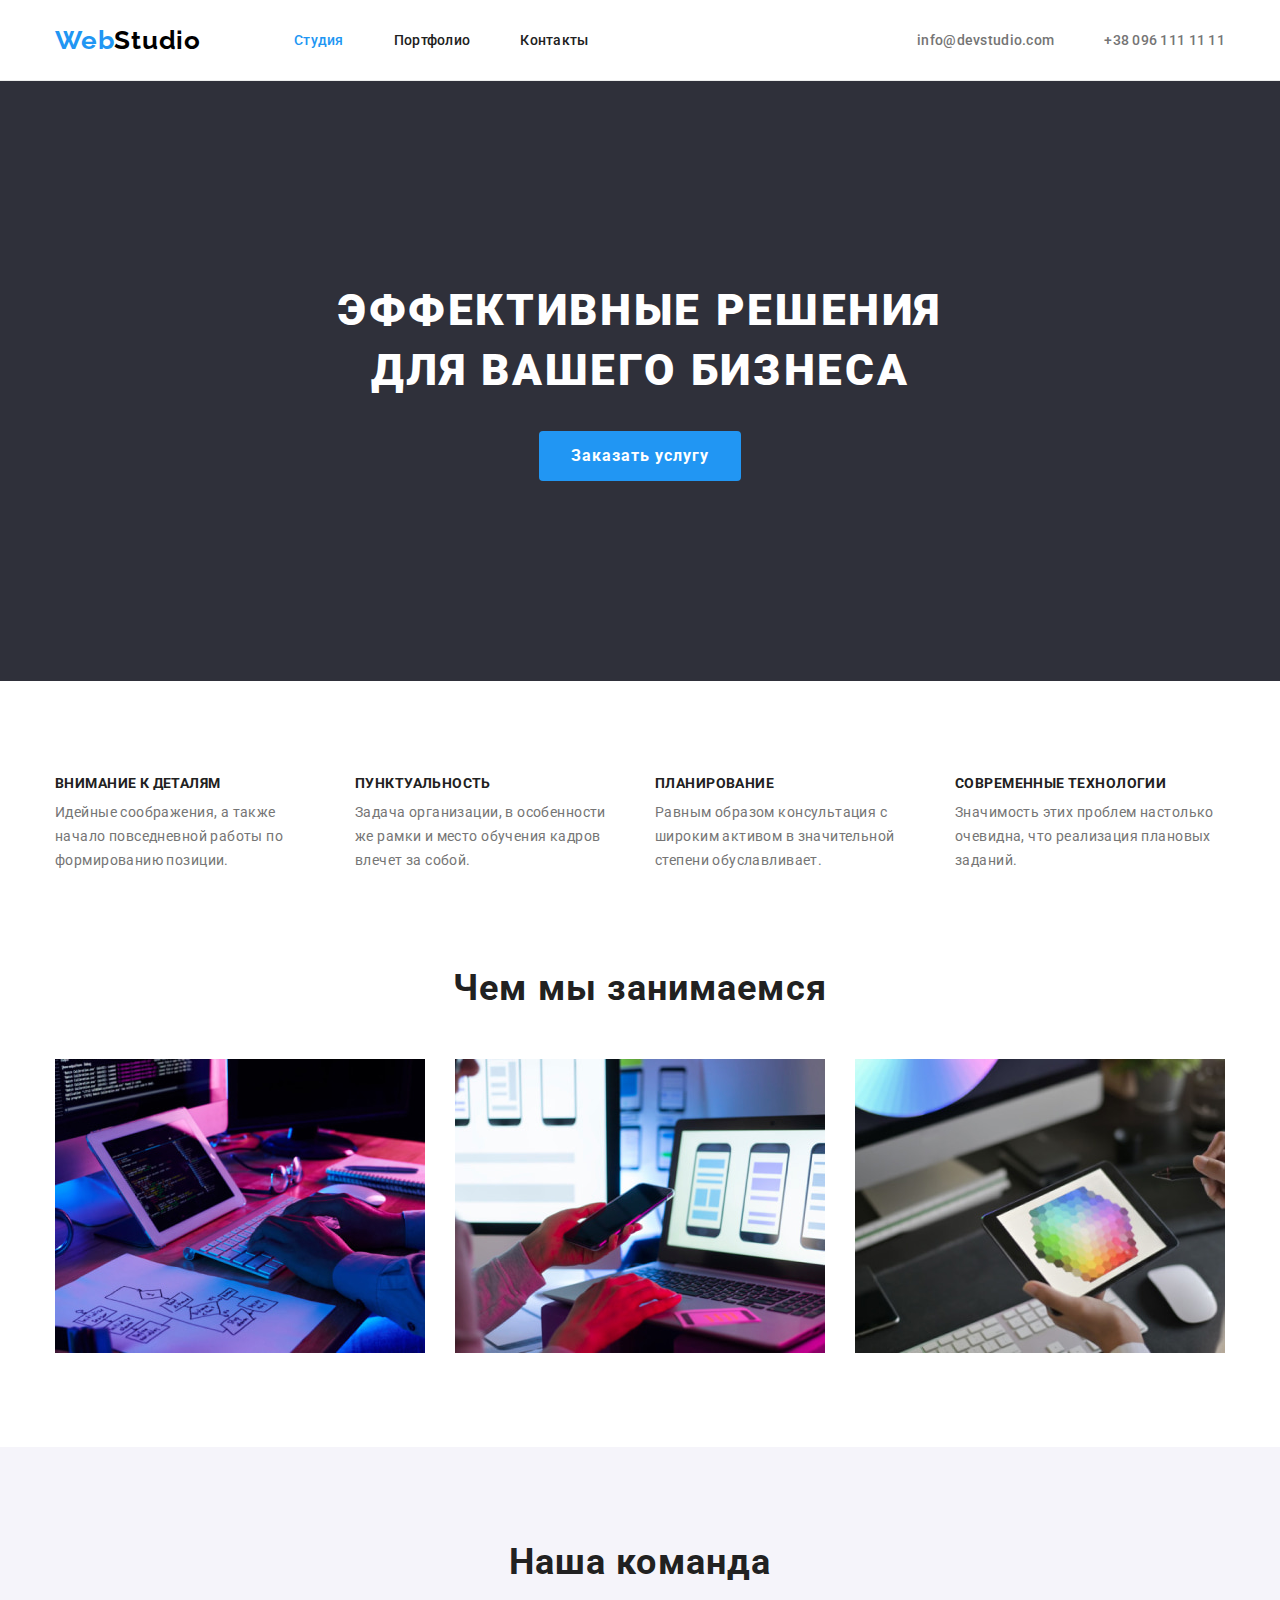
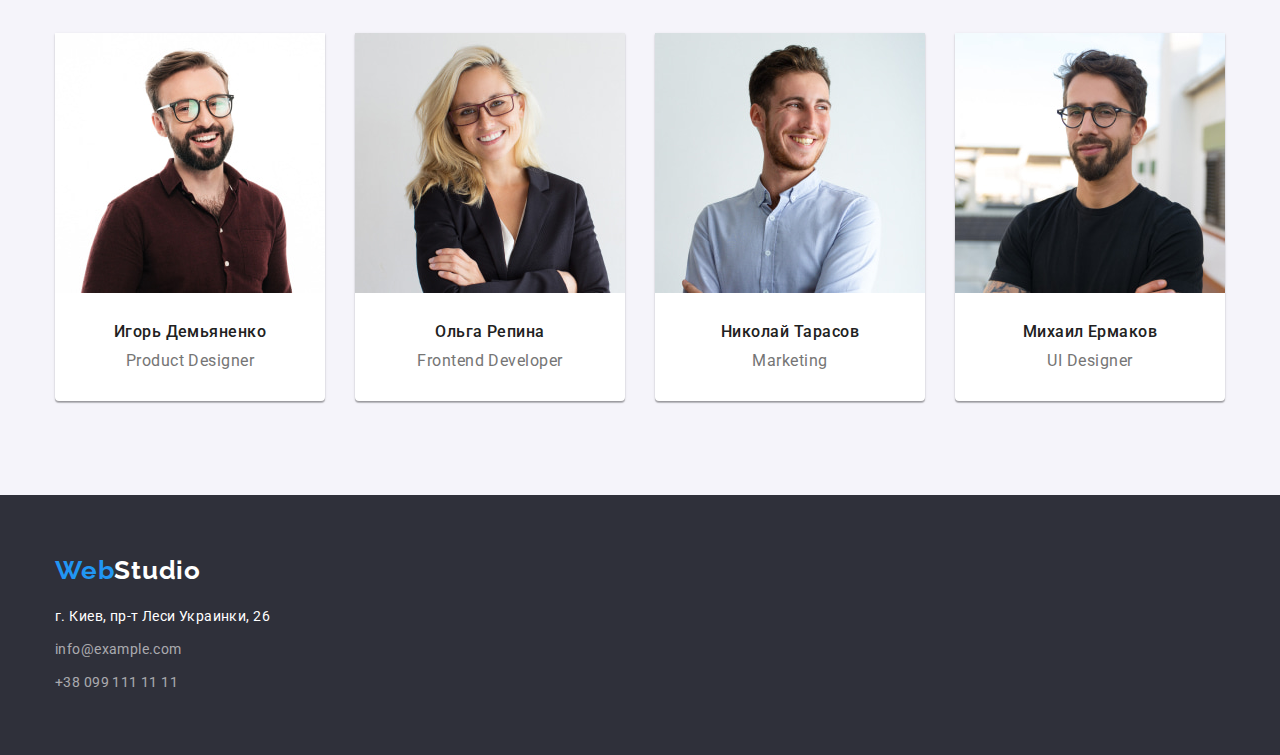
<file: index.html>
<!DOCTYPE html>
<html lang="ru">
  <head>
    <meta charset="UTF-8" />
    <meta http-equiv="X-UA-Compatible" content="IE=edge" />
    <meta name="viewport" content="width=device-width, initial-scale=1.0" />
    <title>WebStudio - Студия</title>
    <!-- Подключение шрифтов -->
    <link rel="preconnect" href="https://fonts.googleapis.com" />
    <link rel="preconnect" href="https://fonts.gstatic.com" crossorigin />
    <link
      href="https://fonts.googleapis.com/css2?family=Raleway:wght@700&family=Roboto:wght@400;500;700;900&display=swap"
      rel="stylesheet"
    />
    <!-- Подключение нормализатора -->
    <link
      rel="stylesheet"
      href="https://cdnjs.cloudflare.com/ajax/libs/modern-normalize/1.1.0/modern-normalize.min.css"
    />
    <!-- Подключение стилей -->
    <link rel="stylesheet" href="css/styles.css" />
  </head>
  <body>
    <!-- Хедер -->
    <header class="page-header">
      <div class="conteiner header-conteiner">
        <nav class="flex-conteiner">
          <a class="logo" href="index.html" lang="en"
            ><span class="logo-color">Web</span>Studio</a
          >
          <ul class="site-nav">
            <li class="item">
              <a href="index.html" class="link current">Студия</a>
            </li>
            <li class="item">
              <a href="portfolio.html" class="link">Портфолио</a>
            </li>
            <li class="item"><a href="" class="link">Контакты</a></li>
          </ul>
        </nav>
        <ul class="contacts">
          <li class="item">
            <a href="mailto:info@devstudio.com" class="link"
              >info@devstudio.com</a
            >
          </li>
          <li class="item">
            <a href="tel:+380961111111" class="link">+38 096 111 11 11</a>
          </li>
        </ul>
      </div>
    </header>
    <main>
      <!-- Герой -->
      <section class="section hero">
        <div class="conteiner">
          <h1 class="hero-title">Эффективные решения для вашего бизнеса</h1>
          <button type="button" class="order">Заказать услугу</button>
        </div>
      </section>
      <!-- Наши преимущества -->
      <section class="section advantages-section">
        <div class="conteiner">
          <h2 class="visually-hidden">Наши преимущества</h2>
          <ul class="advantages-list">
            <li class="item">
              <h3 class="section-header">Внимание к деталям</h3>
              <p class="section-text">
                Идейные соображения, а также начало повседневной работы по
                формированию позиции.
              </p>
            </li>
            <li class="item">
              <h3 class="section-header">Пунктуальность</h3>
              <p class="section-text">
                Задача организации, в особенности же рамки и место обучения
                кадров влечет за собой.
              </p>
            </li>
            <li class="item">
              <h3 class="section-header">Планирование</h3>
              <p class="section-text">
                Равным образом консультация с широким активом в значительной
                степени обуславливает.
              </p>
            </li>
            <li class="item">
              <h3 class="section-header">Современные технологии</h3>
              <p class="section-text">
                Значимость этих проблем настолько очевидна, что реализация
                плановых заданий.
              </p>
            </li>
          </ul>
        </div>
      </section>
      <!-- Чем мы занимаемся -->
      <section class="section activities-section">
        <div class="conteiner">
          <h2 class="section-header">Чем мы занимаемся</h2>
          <ul class="activities-list">
            <li class="item">
              <img
                src="./images/01-01.jpg"
                alt="Веб-разработка"
                width="370"
                height="294"
              />
            </li>
            <li class="item">
              <img
                src="./images/01-02.jpg"
                alt="Веб-разработка"
                width="370"
                height="294"
              />
            </li>
            <li class="item">
              <img
                src="./images/01-03.jpg"
                alt="Веб-разработка"
                width="370"
                height="294"
              />
            </li>
          </ul>
        </div>
      </section>
      <!-- Наша команда -->
      <section class="section team-section">
        <div class="conteiner">
          <h2 class="section-header">Наша команда</h2>
          <ul class="team-list">
            <li class="item">
              <img
                class="image"
                src="./images/01-04.jpg"
                alt="Член команды"
                width="270"
                height="260"
              />
              <div class="description-box">
                <h3 class="team-header">Игорь Демьяненко</h3>
                <p lang="en" class="text">Product Designer</p>
              </div>
            </li>
            <li class="item">
              <img
                class="image"
                src="./images/01-05.jpg"
                alt="Член команды"
                width="270"
                height="260"
              />
              <div class="description-box">
                <h3 class="team-header">Ольга Репина</h3>
                <p lang="en" class="text">Frontend Developer</p>
              </div>
            </li>
            <li class="item">
              <img
                class="image"
                src="./images/01-06.jpg"
                alt="Член команды"
                width="270"
                height="260"
              />
              <div class="description-box">
                <h3 class="team-header">Николай Тарасов</h3>
                <p lang="en" class="text">Marketing</p>
              </div>
            </li>
            <li class="item">
              <img
                class="image"
                src="./images/01-07.jpg"
                alt="Член команды"
                width="270"
                height="260"
              />
              <div class="description-box">
                <h3 class="team-header">Михаил Ермаков</h3>
                <p lang="en" class="text">UI Designer</p>
              </div>
            </li>
          </ul>
        </div>
      </section>
    </main>
    <!-- Футер -->
    <footer class="page-footer">
      <div class="conteiner">
        <a class="logo" href="index.html" lang="en"
          ><span class="logo-color">Web</span
          ><span class="footer-logo-color">Studio</span></a
        >
        <address>
          <ul>
            <li class="item-map">
              <a
                href="https://www.google.com/maps/place/%D0%B1%D1%83%D0%BB.+%D0%9B%D0%B5%D1%81%D0%B8+%D0%A3%D0%BA%D1%80%D0%B0%D0%B8%D0%BD%D0%BA%D0%B8,+26,+%D0%9A%D0%B8%D0%B5%D0%B2,+02000/@50.426979,30.5380378,15.58z/data=!4m5!3m4!1s0x40d4cf0e033ecbe9:0x57a4dffefec77da0!8m2!3d50.4265807!4d30.5383858"
                target="_blank"
                rel="noopener noreferrer"
                class="map-link"
                >г. Киев, пр-т Леси Украинки, 26</a
              >
            </li>
            <li class="item-mail">
              <a href="mailto:info@example.com" lang="en" class="mail"
                >info@example.com</a
              >
            </li>
            <li class="item-phone">
              <a href="tel:+380991111111" class="phone">+38 099 111 11 11</a>
            </li>
          </ul>
        </address>
      </div>
    </footer>
  </body>
</html>
</file>
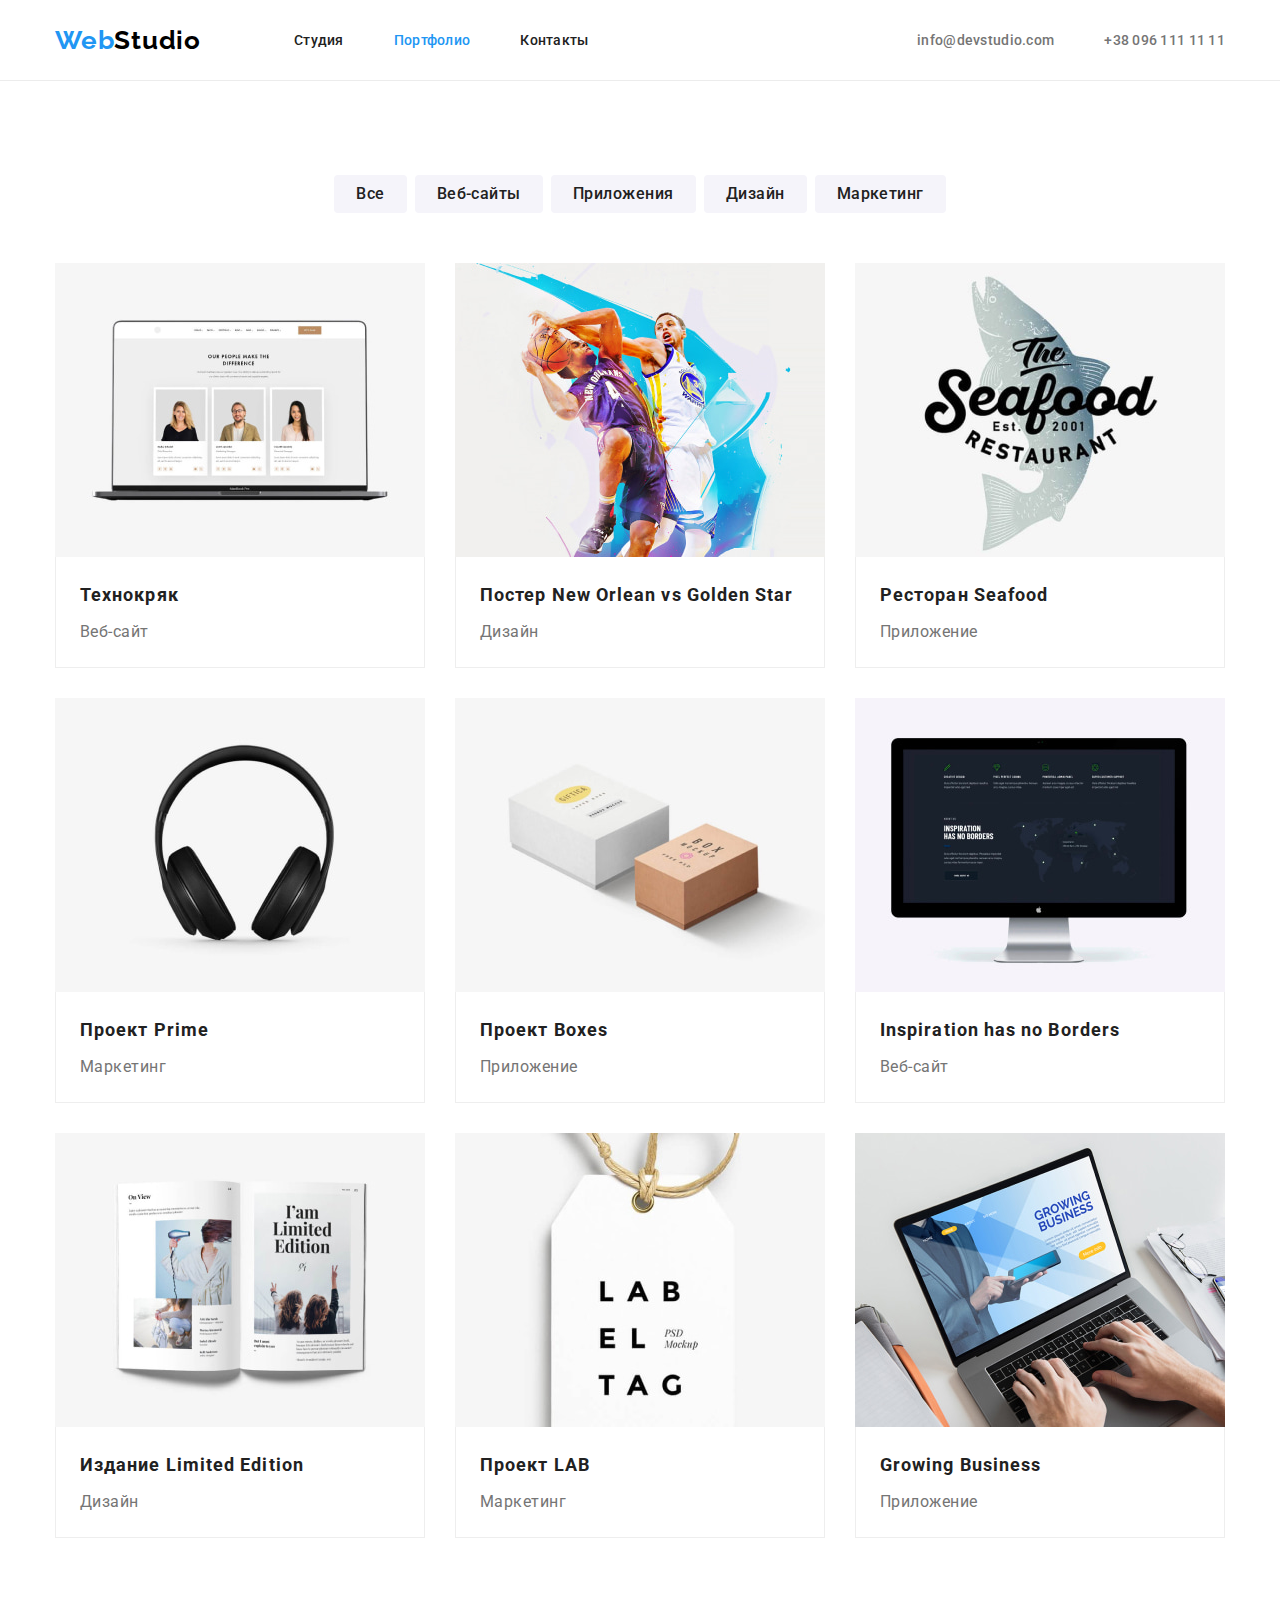
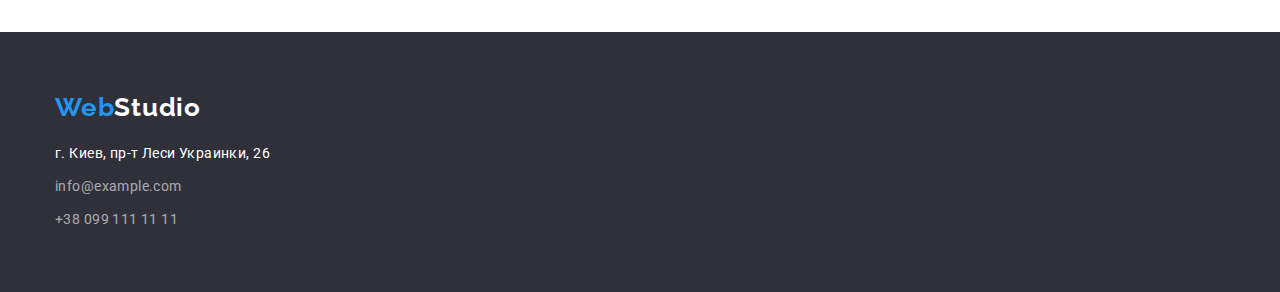
<file: portfolio.html>
<!DOCTYPE html>
<html lang="ru">
  <head>
    <meta charset="UTF-8" />
    <meta http-equiv="X-UA-Compatible" content="IE=edge" />
    <meta name="viewport" content="width=device-width, initial-scale=1.0" />
    <title>WebStudio - Портфолио</title>
    <!-- Подключение шрифтов -->
    <link rel="preconnect" href="https://fonts.googleapis.com" />
    <link rel="preconnect" href="https://fonts.gstatic.com" crossorigin />
    <link
      href="https://fonts.googleapis.com/css2?family=Raleway:wght@700&family=Roboto:wght@400;500;700;900&display=swap"
      rel="stylesheet"
    />
    <!-- Подключение нормализатора -->
    <link
      rel="stylesheet"
      href="https://cdnjs.cloudflare.com/ajax/libs/modern-normalize/1.1.0/modern-normalize.min.css"
    />
    <!-- Подключение стилей -->
    <link rel="stylesheet" href="css/styles.css" />
  </head>
  <body>
    <!-- Хедер -->
    <header class="page-header">
      <div class="conteiner header-conteiner">
        <nav class="flex-conteiner">
          <a class="logo" href="index.html" lang="en"
            ><span class="logo-color">Web</span>Studio</a
          >
          <ul class="site-nav">
            <li class="item">
              <a href="index.html" class="link">Студия</a>
            </li>
            <li class="item">
              <a href="portfolio.html" class="link current">Портфолио</a>
            </li>
            <li class="item"><a href="" class="link">Контакты</a></li>
          </ul>
        </nav>
        <ul class="contacts">
          <li class="item">
            <a href="mailto:info@devstudio.com" class="link"
              >info@devstudio.com</a
            >
          </li>
          <li class="item">
            <a href="tel:+380961111111" class="link">+38 096 111 11 11</a>
          </li>
        </ul>
      </div>
    </header>
    <main>
      <!-- Фильтр -->
      <section class="section filter">
        <div class="conteiner">
          <h1 class="visually-hidden" hidden>Портфолио</h1>
          <ul class="filter-list">
            <li class="item">
              <button type="button" class="filter-btn">Все</button>
            </li>
            <li class="item">
              <button type="button" class="filter-btn">Веб-сайты</button>
            </li>
            <li class="item">
              <button type="button" class="filter-btn">Приложения</button>
            </li>
            <li class="item">
              <button type="button" class="filter-btn">Дизайн</button>
            </li>
            <li class="item">
              <button type="button" class="filter-btn">Маркетинг</button>
            </li>
          </ul>
          <ul class="examples-list">
            <li class="item">
              <a href="">
                <img
                  src="./images/02-01.jpg"
                  alt="Web-разработка"
                  width="370"
                />
                <div class="text-box">
                  <h2 class="section-header">Технокряк</h2>
                  <p class="section-text">Веб-сайт</p>
                </div>
              </a>
            </li>
            <li class="item">
              <a href="">
                <img src="./images/02-02.jpg" alt="Web-дизайн" width="370" />
                <div class="text-box">
                  <h2 class="section-header">
                    Постер New Orlean vs Golden Star
                  </h2>
                  <p class="section-text">Дизайн</p>
                </div>
              </a>
            </li>
            <li class="item">
              <a href="">
                <img
                  src="./images/02-03.jpg"
                  alt="Разработка приложений"
                  width="370"
                />
                <div class="text-box">
                  <h2 class="section-header">Ресторан Seafood</h2>
                  <p class="section-text">Приложение</p>
                </div>
              </a>
            </li>
            <li class="item">
              <a href="">
                <img src="./images/02-04.jpg" alt="Web-маркетинг" width="370" />
                <div class="text-box">
                  <h2 class="section-header">Проект Prime</h2>
                  <p class="section-text">Маркетинг</p>
                </div>
              </a>
            </li>
            <li class="item">
              <a href="">
                <img
                  src="./images/02-05.jpg"
                  alt="Разработка приложений"
                  width="370"
                />
                <div class="text-box">
                  <h2 class="section-header">Проект Boxes</h2>
                  <p class="section-text">Приложение</p>
                </div>
              </a>
            </li>
            <li class="item">
              <a href="">
                <img
                  src="./images/02-06.jpg"
                  alt="Web-разработка"
                  width="370"
                />
                <div class="text-box">
                  <h2 class="section-header">Inspiration has no Borders</h2>
                  <p class="section-text">Веб-сайт</p>
                </div>
              </a>
            </li>
            <li class="item">
              <a href="">
                <img src="./images/02-07.jpg" alt="Web-дизайн" width="370" />
                <div class="text-box">
                  <h2 class="section-header">Издание Limited Edition</h2>
                  <p class="section-text">Дизайн</p>
                </div>
              </a>
            </li>
            <li class="item">
              <a href="">
                <img src="./images/02-08.jpg" alt="Web-маркетинг" width="370" />
                <div class="text-box">
                  <h2 class="section-header">Проект LAB</h2>
                  <p class="section-text">Маркетинг</p>
                </div>
              </a>
            </li>
            <li class="item">
              <a href="">
                <img
                  src="./images/02-09.jpg"
                  alt="Разработка приложений"
                  width="370"
                />
                <div class="text-box">
                  <h2 class="section-header">Growing Business</h2>
                  <p class="section-text">Приложение</p>
                </div>
              </a>
            </li>
          </ul>
        </div>
      </section>
    </main>
    <!-- Футер -->
    <footer class="page-footer">
      <div class="conteiner">
        <a class="logo" href="index.html" lang="en"
          ><span class="logo-color">Web</span
          ><span class="footer-logo-color">Studio</span></a
        >
        <address>
          <ul>
            <li class="item-map">
              <a
                href="https://www.google.com/maps/place/%D0%B1%D1%83%D0%BB.+%D0%9B%D0%B5%D1%81%D0%B8+%D0%A3%D0%BA%D1%80%D0%B0%D0%B8%D0%BD%D0%BA%D0%B8,+26,+%D0%9A%D0%B8%D0%B5%D0%B2,+02000/@50.426979,30.5380378,15.58z/data=!4m5!3m4!1s0x40d4cf0e033ecbe9:0x57a4dffefec77da0!8m2!3d50.4265807!4d30.5383858"
                target="_blank"
                rel="noopener noreferrer"
                class="map-link"
                >г. Киев, пр-т Леси Украинки, 26</a
              >
            </li>
            <li class="item-mail">
              <a href="mailto:info@example.com" lang="en" class="mail"
                >info@example.com</a
              >
            </li>
            <li class="item-phone">
              <a href="tel:+380991111111" class="phone">+38 099 111 11 11</a>
            </li>
          </ul>
        </address>
      </div>
    </footer>
  </body>
</html>
</file>
<file: css/styles.css>
/* палитра цветов */

:root {
  --main-text-color: #757575;
  --second-text-color: #212121;
  --third-text-color: #ffffff;
  --main-bg-color: #ffffff;
  --second-bg-color: #2f303a;
  --third-bg-color: #f5f4fa;
  --logo-header-color: #000000;
  --filters-btn-color: #f5f4fa;
  --accent-color: #2196f3;
  --accent-order-color: #188ce8;
  --footer-link-color: rgba(255, 255, 255, 0.6);
  --header-border-color: #ececec;
  --filter-border-color: #eeeeee;
}

/* ----- Утилиты ----- */

*,
::before,
::after {
  box-sizing: border-box;
}

body {
  background-color: var(--main-bg-color);
  color: var(--main-text-color);
  font-family: "Roboto", sans-serif;
}

a {
  text-decoration: none;
}
li {
  list-style-type: none;
}
button {
  font-family: inherit;
  cursor: pointer;
  border: 0;
}

h1,
h2,
h3,
h4,
h5,
h6,
p,
ul {
  margin-top: 0;
  margin-bottom: 0;
  padding: 0;
}

img {
  display: block;
  max-width: 100%;
  height: auto;
}

.section {
  padding-top: 94px;
  padding-bottom: 94px;
}

.conteiner {
  width: 1200px;
  padding-left: 15px;
  padding-right: 15px;
  margin-left: auto;
  margin-right: auto;
}

/* Скрытые заголоки */

.visually-hidden {
  position: absolute;
  width: 1px;
  height: 1px;
  margin: -1px;
  border: 0;
  padding: 0;

  white-space: nowrap;
  clip-path: inset(100%);
  clip: rect(0 0 0 0);
  overflow: hidden;
}

/* ----- Страница "Студия" (главная) ----- */

/* Хедер */

.header-conteiner,
.flex-conteiner,
.site-nav,
.contacts {
  display: flex;
  align-items: center;
}

.logo {
  display: block;

  font-family: "Raleway", sans-serif;
  font-weight: 700;
  font-size: 26px;
  line-height: 1.17;
  letter-spacing: 0.03em;
  color: var(--logo-header-color);
}

.contacts {
  margin-left: auto;
}

.site-nav .item:not(:last-child),
.contacts .item:not(:last-child) {
  margin-right: 50px;
}

.page-header .logo {
  margin-right: 93px;
  align-items: center;
}

.site-nav .link,
.contacts .link {
  display: block;
  padding-top: 32px;
  padding-bottom: 32px;
}

.site-nav .link,
.contacts .link {
  font-weight: 500;
  font-size: 14px;
  line-height: 1.17;
  letter-spacing: 0.02em;
}

.logo-color,
.site-nav .link.current,
.site-nav .link:hover,
.site-nav .link:focus,
.contacts .link:hover,
.contacts .link:focus {
  color: var(--accent-color);
}

.site-nav .link {
  color: var(--second-text-color);
}

.contacts .link {
  color: var(--main-text-color);
}

.page-header {
  border-bottom: 1px solid var(--header-border-color);
}

/* Герой */

.section.hero {
  padding-top: 200px;
  padding-bottom: 200px;
}

.hero-title {
  width: 696px;
  height: auto;
  margin-left: auto;
  margin-right: auto;
}

.hero {
  background-color: var(--second-bg-color);
}

.hero-title {
  margin-top: 0;
  margin-bottom: 30px;
  font-weight: 900;
  font-size: 44px;
  line-height: 1.36;
  text-align: center;
  letter-spacing: 0.06em;
  text-transform: uppercase;
  color: var(--third-text-color);
}

.order {
  min-width: 200px;
  padding: 10px 32px;
  margin-left: auto;
  margin-right: auto;
  border-radius: 4px;
  font-weight: 700;
  font-size: 16px;
  line-height: 1.87;
  display: flex;
  align-items: center;
  letter-spacing: 0.06em;
  color: var(--third-text-color);
  background-color: var(--accent-color);
}

.order:hover,
.order:focus {
  background-color: var(--accent-order-color);
}

/* Наши преимущества */

.advantages-section .section-header {
  margin-bottom: 10px;

  font-size: 14px;
  line-height: 1.17;
  letter-spacing: 0.03em;
  text-transform: uppercase;
  color: var(--second-text-color);
}

.advantages-list {
  display: flex;
}

.advantages-list .item {
  width: calc((100% - 3 * 30px) / 4);
  margin-right: 30px;
}

.advantages-list .item:last-child {
  margin-right: 0;
}

.section-text {
  font-size: 14px;
  line-height: 1.71;
  letter-spacing: 0.03em;
}

/* Чем мы занимаемся */

.activities-section {
  padding-top: 0;
}

.activities-section .section-header {
  margin-bottom: 50px;

  font-size: 36px;
  line-height: 1.17;
  text-align: center;
  letter-spacing: 0.03em;
  color: var(--second-text-color);
}

.activities-list {
  display: flex;
}

.activities-list .item {
  width: calc((100% - 2 * 30px) / 3);
  margin-right: 30px;
}

.activities-list .item:last-child {
  margin-right: 0;
}

/* Наша команда */

.team-section {
  background-color: var(--third-bg-color);
}

.team-section .section-header {
  margin-bottom: 50px;

  font-size: 36px;
  line-height: 1.17;
  text-align: center;
  letter-spacing: 0.03em;
  color: var(--second-text-color);
}

.team-header {
  margin-bottom: 10px;

  font-weight: 500;
  font-size: 16px;
  line-height: 1.17;
  text-align: center;
  letter-spacing: 0.03em;
  color: var(--second-text-color);
}

.team-list {
  display: flex;
}

.team-list .item {
  width: calc((100% - 3 * 30px) / 4);
  margin-right: 30px;

  border-radius: 0 0 4px 4px;
  background-color: var(--main-bg-color);
  box-shadow: 0px 1px 3px rgba(0, 0, 0, 0.12), 0px 1px 1px rgba(0, 0, 0, 0.14),
    0px 2px 1px rgba(0, 0, 0, 0.2);
}

.team-list .item:last-child {
  margin-right: 0;
}

.description-box {
  padding-top: 30px;
  padding-bottom: 30px;
}

.team-section .text {
  font-size: 16px;
  line-height: 1.17;
  text-align: center;
  letter-spacing: 0.03em;
}

/* Футер */

.page-footer {
  padding-top: 60px;
  padding-bottom: 60px;

  background-color: var(--second-bg-color);
}

.footer-logo-color,
.map-link {
  color: var(--third-text-color);
}

.map-link,
.mail,
.phone {
  display: block;

  font-style: normal;
  font-size: 14px;
  line-height: 1.71;
  letter-spacing: 0.03em;
}

.map-link:hover,
.map-link:focus,
.mail:hover,
.mail:focus,
.phone:hover,
.phone:focus {
  color: var(--accent-color);
}

.mail,
.phone {
  color: var(--footer-link-color);
}

.page-footer .logo {
  margin-bottom: 20px;
}

.item-map,
.item-mail {
  margin-bottom: 9px;
}

/* ----- Страница "Портфолио" ----- */

/* Фильтр */

.filter-btn {
  padding: 6px 22px;
  border-radius: 4px;

  font-weight: 500;
  font-size: 16px;
  line-height: 1.62;
  letter-spacing: 0.03em;
  color: var(--second-text-color);
  background-color: var(--filters-btn-color);
}

.filter-list .item {
  margin-right: 8px;
}

.filter-list .item:last-child {
  margin-right: 0;
}

.filter-list {
  display: flex;
  justify-content: center;
  margin-bottom: 50px;
}

.filter-btn:hover,
.filter-btn:focus {
  color: var(--third-text-color);
  background-color: var(--accent-color);
}

.examples-list {
  display: flex;
  flex-wrap: wrap;
}

.examples-list .item {
  width: calc((100% - 2 * 30px) / 3);
  margin-right: 30px;
  margin-bottom: 30px;
}

.examples-list .item:nth-child(3n) {
  margin-right: 0;
}

.examples-list .item:nth-last-child(-n + 3) {
  margin-bottom: 0;
}

.examples-list .section-header {
  font-size: 18px;
  line-height: 2;
  letter-spacing: 0.06em;
  color: var(--second-text-color);
}

.examples-list .section-text {
  font-size: 16px;
  line-height: 1.87;
  letter-spacing: 0.03em;
  color: var(--main-text-color);
}

.text-box {
  padding: 20px 24px;
  border-bottom: 1px solid var(--filter-border-color);
  border-left: 1px solid var(--filter-border-color);
  border-right: 1px solid var(--filter-border-color);
}

.text-box .section-header {
  margin-bottom: 4px;
}
</file>
